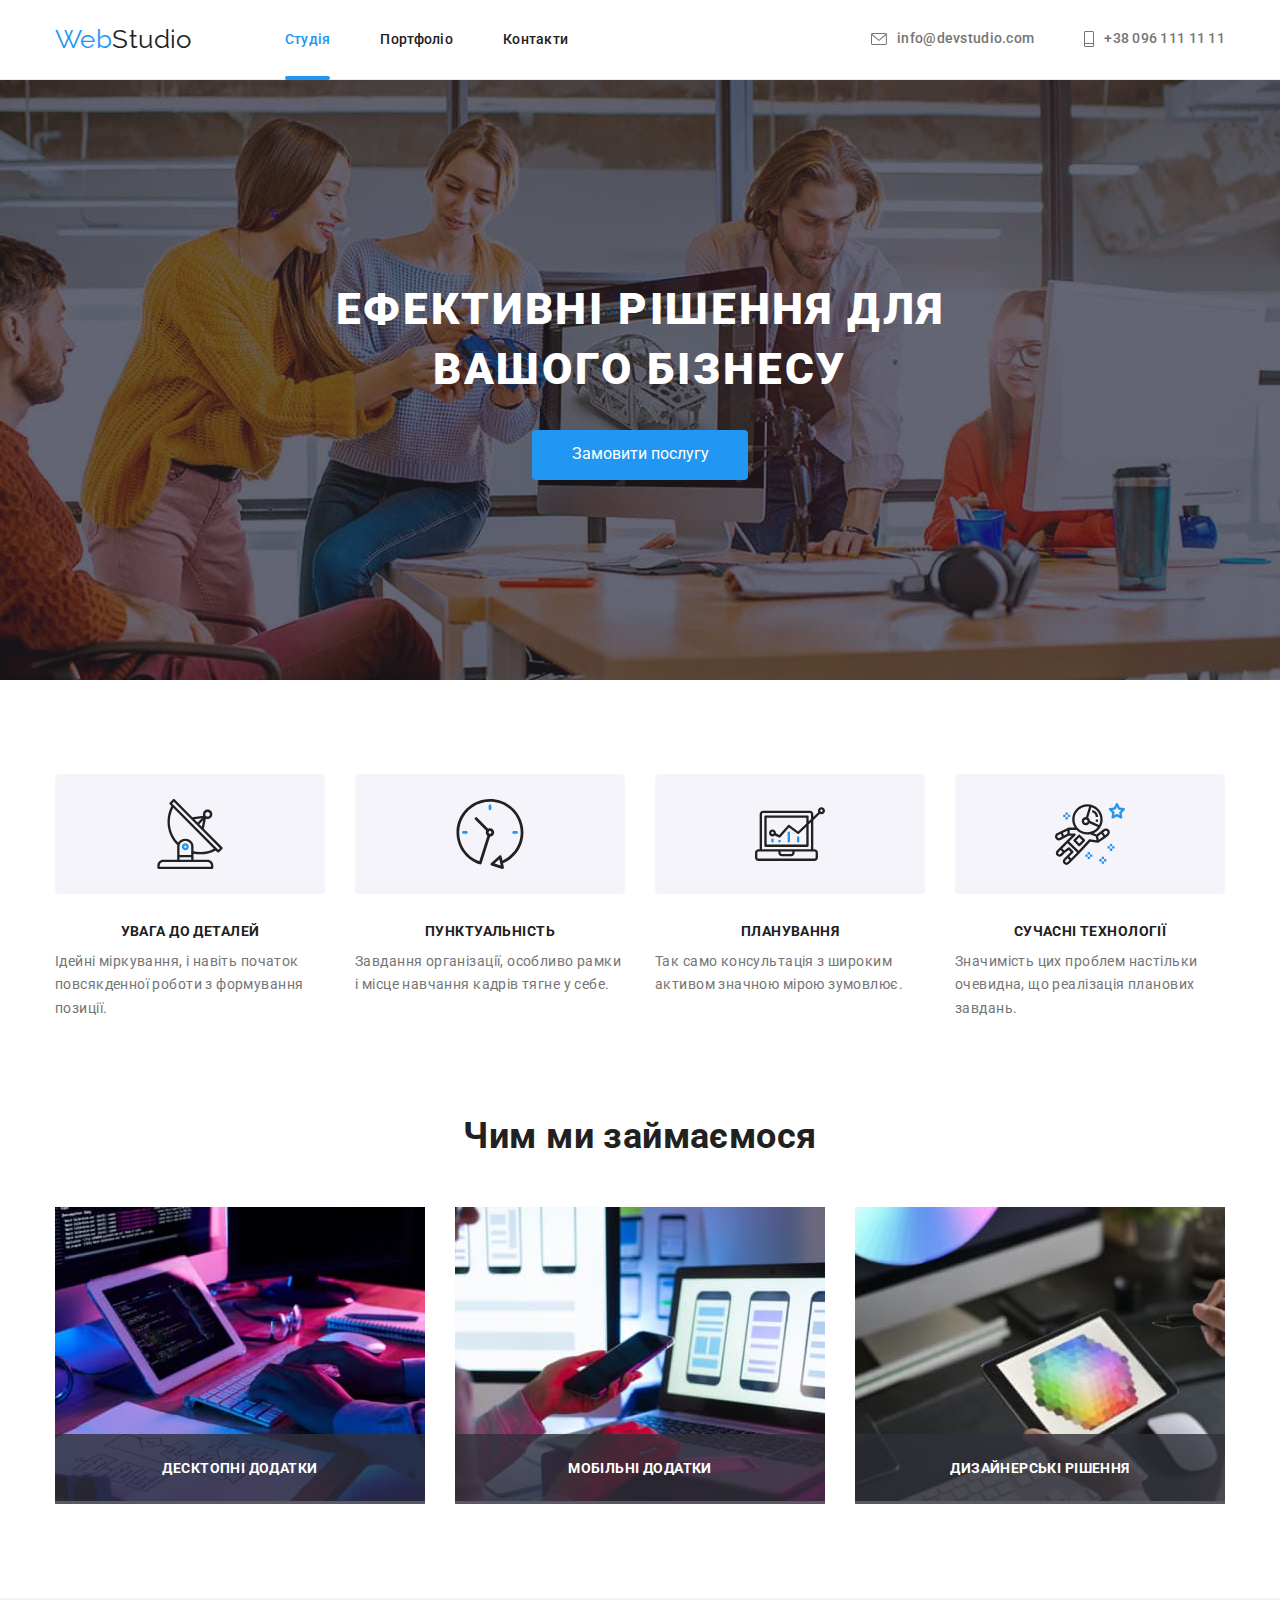
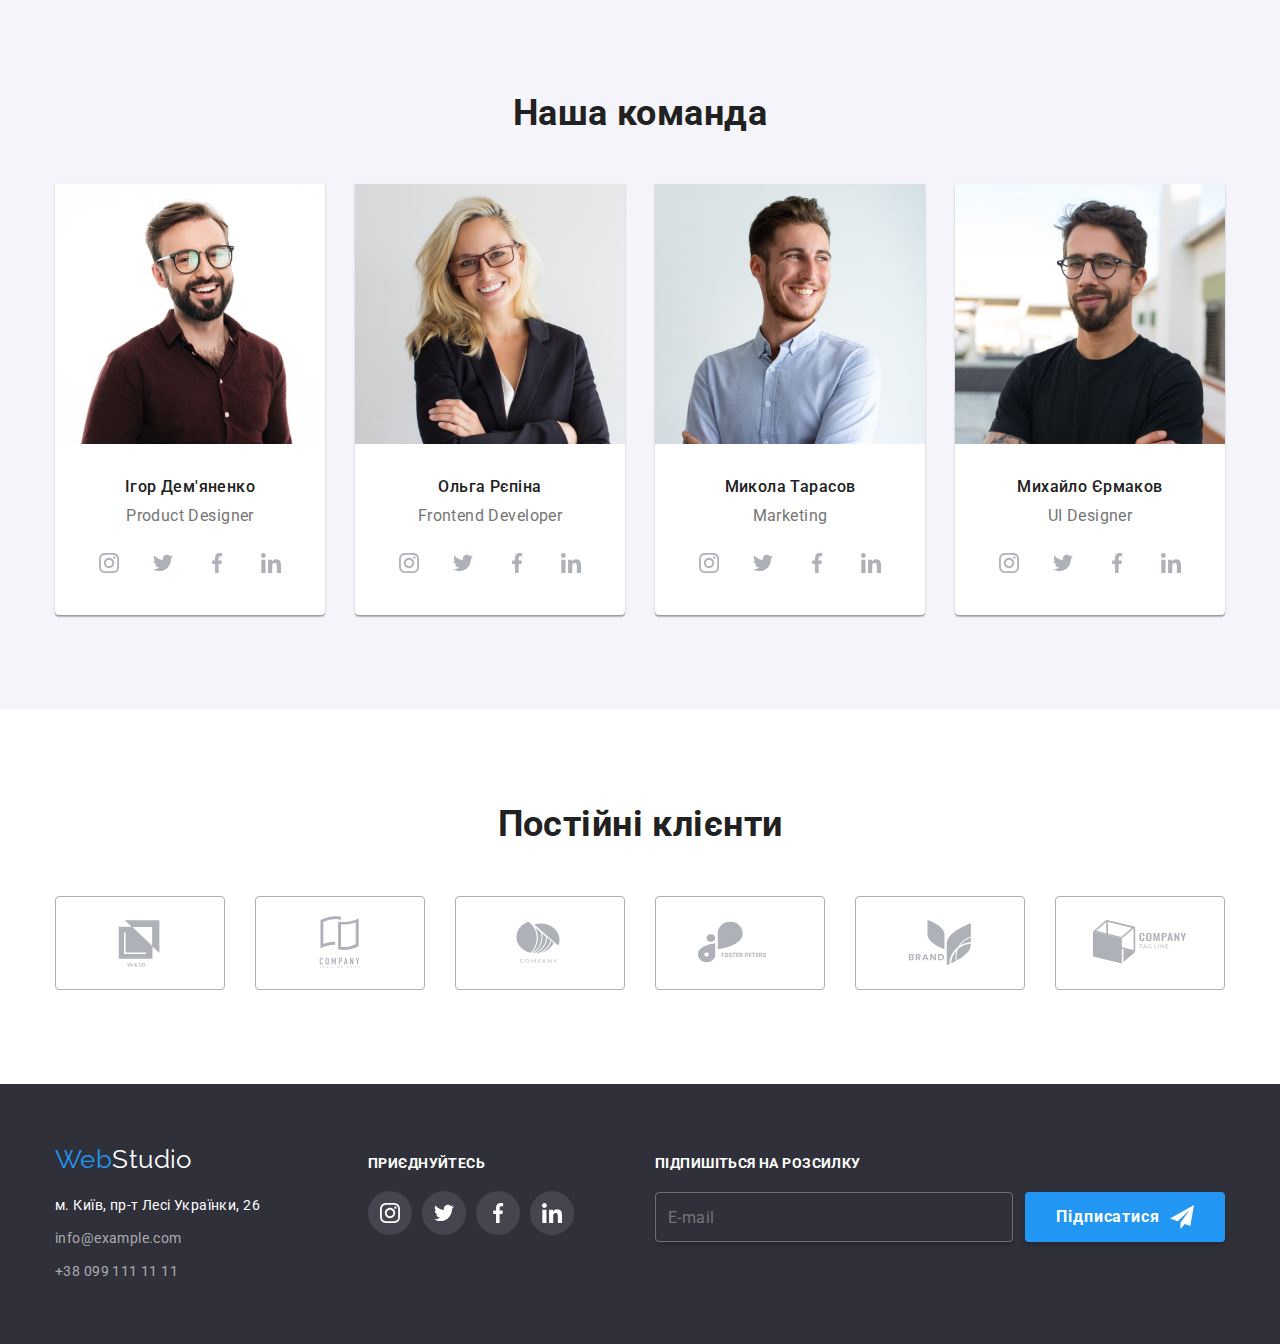
<file: index.html>
<!DOCTYPE html>
<html lang="uk">
  <head>
    <meta charset="UTF-8" />
    <meta http-equiv="X-UA-Compatible" content="IE=edge" />
    <meta name="viewport" content="width=device-width, initial-scale=1.0" />
    <title>Document</title>
    <link rel="preconnect" href="https://fonts.googleapis.com" />
    <link rel="preconnect" href="https://fonts.gstatic.com" crossorigin />
    <link
      href="https://fonts.googleapis.com/css2?family=Raleway:wght@700&family=Roboto:wght@400;500;700;900&display=swap"
      rel="stylesheet"
    />
    <link
      rel="stylesheet"
      href="https://cdnjs.cloudflare.com/ajax/libs/modern-normalize/1.1.0/modern-normalize.min.css"
    />
    <link rel="stylesheet" href="./css/main.min.css" />
  </head>

  <!-- body -->

  <body>
    <header class="header">
      <div class="container header__container">
        <nav class="navigation">
          <a class="logo navigation__logo" href="./index.html" lang="en"
            >Web<span class="logo--dark">Studio</span></a
          >
          <ul class="menu">
            <li>
              <a class="menu__link current" href="./index.html">Студія</a>
            </li>
            <li>
              <a class="menu__link" href="./portfolio.html"> Портфоліо </a>
            </li>
            <li><a class="menu__link" href=""> Контакти</a></li>
          </ul>
        </nav>
        <ul class="contact contact__list">
          <li class="contact__item">
            <a class="contact__link" href="mailto:info@devstudio.com">
              <svg class="contact__icon" width="16" height="12">
                <use href="./images/icons.svg#icon-mail"></use></svg
              >info@devstudio.com</a
            >
          </li>
          <li class="contact__item">
            <a class="contact__link" href="tel:+380961111111">
              <svg class="contact__icon" width="10" height="16">
                <use href="./images/icons.svg#icon-phone"></use></svg
              >+38 096 111 11 11</a
            >
          </li>
        </ul>
        <button type="button" class="menu-open-btn" data-menu-open>
          <svg width="40" height="40">
            <use href="./images/icons.svg#icon-menu-btn-icon"></use>
          </svg>
        </button>
      </div>
      <div class="mob-menu is-hidden" data-menu>
        <div class="container">
          <div class="mob-menu__top">
            <button type="button" class="menu-close-btn" data-menu-close>
              <svg class="menu-close-btn-svg" width="40" height="40">
                <use href="./images/icons.svg#icon-menu-close"></use>
              </svg>
            </button>
            <ul class="mob-menu__list list">
              <li class="mob-menu__item">
                <a class="mob-menu__link current" href="./index.html">Студія</a>
              </li>
              <li class="mob-menu__item">
                <a class="mob-menu__link" href="./portfolio.html">
                  Портфоліо
                </a>
              </li>
              <li class="mob-menu__item">
                <a class="mob-menu__link" href=""> Контакти</a>
              </li>
            </ul>
          </div>
          <div class="mob-menu__bottom">
            <ul class="mob-contact__list">
              <li class="mob-contact__item">
                <a class="mob-contact__link-number" href="tel:+380961111111">
                  +38 096 111 11 11</a
                >
              </li>
              <li class="mob-contact__item">
                <a
                  class="mob-contact__link-mail"
                  href="mailto:info@devstudio.com"
                >
                  info@devstudio.com</a
                >
              </li>
            </ul>
            <ul class="mob-soc">
              <li class="mob-soc__item">
                <a class="mob-soc__link" href="">Instagram</a>
                <span class="mob-soc__line"></span>
              </li>
              <li class="mob-soc__item">
                <a class="mob-soc__link" href="">Twitter</a>
                <span class="mob-soc__line"></span>
              </li>
              <li class="mob-soc__item">
                <a class="mob-soc__link" href="">Facebook</a>
                <span class="mob-soc__line"></span>
              </li>
              <li class="mob-soc__item">
                <a class="mob-soc__link" href="">LinkedIn</a>
              </li>
            </ul>
          </div>
        </div>
      </div>
    </header>

    <!--Hero-->

    <main>
      <section class="section hero">
        <div class="container hero">
          <h1 class="hero-title">Ефективні рішення для вашого бізнесу</h1>
          <button class="button" data-modal-open type="button">
            Замовити послугу
          </button>
        </div>
      </section>

      <!------------- section our-work  ------------->

      <section class="section our-work">
        <div class="container our-work">
          <h2 class="visually-hidden">особливості</h2>
          <ul class="work__list">
            <li class="work__item">
              <div class="work__link">
                <svg class="work__icon" width="70" height="70">
                  <use href="./images/icons.svg#icon-antenna"></use>
                </svg>
              </div>
              <h3 class="work__title">УВАГА ДО ДЕТАЛЕЙ</h3>
              <p class="work__description">
                Ідейні міркування, і навіть початок повсякденної роботи з
                формування позиції.
              </p>
            </li>
            <li class="work__item">
              <div class="work__link">
                <svg class="work__icon" width="70" height="70">
                  <use href="./images/icons.svg#icon-clock"></use>
                </svg>
              </div>
              <h3 class="work__title">ПУНКТУАЛЬНІСТЬ</h3>
              <p class="work__description">
                Завдання організації, особливо рамки і місце навчання кадрів
                тягне у себе.
              </p>
            </li>
            <li class="work__item">
              <div class="work__link">
                <svg class="work__icon" width="70" height="70">
                  <use href="./images/icons.svg#icon-computer"></use>
                </svg>
              </div>
              <h3 class="work__title">ПЛАНУВАННЯ</h3>
              <p class="work__description">
                Так само консультація з широким активом значною мірою зумовлює.
              </p>
            </li>
            <li class="work__item">
              <div class="work__link">
                <svg class="work__icon" width="70" height="70">
                  <use href="./images/icons.svg#icon-astronaut"></use>
                </svg>
              </div>
              <h3 class="work__title">СУЧАСНІ ТЕХНОЛОГІЇ</h3>
              <p class="work__description">
                Значимість цих проблем настільки очевидна, що реалізація
                планових завдань.
              </p>
            </li>
          </ul>
        </div>
      </section>

      <!--------------- section  work  ---------------->

      <section class="section work">
        <div class="container">
          <h2 class="section-title">Чим ми займаємося</h2>
          <ul class="our-work">
            <li>
              <div class="our-work__work-item">
                <img
                  srcset="
                    ./images/keyboard.jpeg    1x,
                    ./images/keyboard-2x.jpeg 2x
                  "
                  src="./images/keyboard.jpeg"
                  alt="друкує на клавіатурі"
                  width="370"
                  height="294"
                />
                <p class="label">Десктопні додатки</p>
              </div>
            </li>
            <li>
              <div class="our-work__work-item">
                <img
                  srcset="./images/phone.jpeg 1x, ./images/phone-2x.jpeg 2x"
                  src="./images/phone.jpeg"
                  alt="тримає телефон в руках"
                  width="370"
                  height="294"
                />
                <p class="label">Мобільні додатки</p>
              </div>
            </li>
            <li>
              <div class="our-work__work-item">
                <img
                  srcset="./images/tablet.jpeg 1x, ./images/tablet-2x.jpeg 2x"
                  src="./images/tablet.jpeg"
                  alt="тримає планшет в руках"
                  width="370"
                  height="294"
                />
                <p class="label">Дизайнерські рішення</p>
              </div>
            </li>
          </ul>
        </div>
      </section>

      <!--------------- section  team  ---------------->

      <section class="section team">
        <div class="container team">
          <h2 class="section-title">Наша команда</h2>
          <ul class="team list">
            <li class="team-item">
              <picture>
                <source
                  srcset="
                    ./images/our-team/product-designer.jpg    1x,
                    ./images/our-team/product-designer-2x.jpg 2x
                  "
                  media="(min-width: 1200px)"
                />
                <source
                  srcset="
                    ./images/our-team/product-designer-tab.jpg    1x,
                    ./images/our-team/product-designer-tab-2x.jpg 2x
                  "
                  media="(min-width: 768px)"
                />
                <source
                  srcset="
                    ./images/our-team/product-designer-mob.jpg    1x,
                    ./images/our-team/product-designer-mob-2x.jpg 2x
                  "
                  media="(max-width: 767px)"
                />
                <img
                  src="./images/our-team/product-designer.jpg"
                  alt="Product Designer"
                  width="450"
                />
              </picture>
              <div class="div-team">
                <h3 class="name-employee">Ігор Дем'яненко</h3>
                <p class="position">Product Designer</p>
                <ul class="soc-list">
                  <li class="soc-item">
                    <a class="soc-link" href="">
                      <svg class="soc-icon" width="20" height="20">
                        <use href="./images/icons.svg#icon-Instagram"></use>
                      </svg>
                    </a>
                  </li>
                  <li class="soc-item">
                    <a class="soc-link" href="">
                      <svg class="soc-icon" width="20" height="20">
                        <use href="./images/icons.svg#icon-twitter"></use>
                      </svg>
                    </a>
                  </li>
                  <li class="soc-item">
                    <a class="soc-link" href="">
                      <svg class="soc-icon" width="20" height="20">
                        <use href="./images/icons.svg#icon-facebook"></use>
                      </svg>
                    </a>
                  </li>
                  <li class="soc-item">
                    <a class="soc-link" href="">
                      <svg class="soc-icon" width="20" height="20">
                        <use href="./images/icons.svg#icon-linkedin"></use>
                      </svg>
                    </a>
                  </li>
                </ul>
              </div>
            </li>
            <li class="team-item">
              <picture>
                <source
                  srcset="
                    ./images/our-team/frontend-developer.jpg    1x,
                    ./images/our-team/frontend-developer-2x.jpg 2x
                  "
                  media="(min-width: 1200px)"
                />
                <source
                  srcset="
                    ./images/our-team/frontend-developer-tab.jpg    1x,
                    ./images/our-team/frontend-developer-tab-2x.jpg 2x
                  "
                  media="(min-width: 768px)"
                />
                <source
                  srcset="
                    ./images/our-team/frontend-developer-mob.jpg    1x,
                    ./images/our-team/frontend-developer-mob-2x.jpg 2x
                  "
                  media="(max-width: 767px)"
                />
                <img
                  src="./images/our-team/frontend-developer.jpg"
                  alt="Product Designer"
                  width="450"
                />
              </picture>
              <div class="div-team">
                <h3 class="name-employee">Ольга Рєпіна</h3>
                <p class="position">Frontend Developer</p>
                <ul class="soc-list">
                  <li class="soc-item">
                    <a class="soc-link" href="">
                      <svg class="soc-icon" width="20" height="20">
                        <use href="./images/icons.svg#icon-Instagram"></use>
                      </svg>
                    </a>
                  </li>
                  <li class="soc-item">
                    <a class="soc-link" href="">
                      <svg class="soc-icon" width="20" height="20">
                        <use href="./images/icons.svg#icon-twitter"></use>
                      </svg>
                    </a>
                  </li>
                  <li class="soc-item">
                    <a class="soc-link" href="">
                      <svg class="soc-icon" width="20" height="20">
                        <use href="./images/icons.svg#icon-facebook"></use>
                      </svg>
                    </a>
                  </li>
                  <li class="soc-item">
                    <a class="soc-link" href="">
                      <svg class="soc-icon" width="20" height="20">
                        <use href="./images/icons.svg#icon-linkedin"></use>
                      </svg>
                    </a>
                  </li>
                </ul>
              </div>
            </li>
            <li class="team-item">
              <picture>
                <source
                  srcset="
                    ./images/our-team/marketing.jpg    1x,
                    ./images/our-team/marketing-2x.jpg 2x
                  "
                  media="(min-width: 1200px)"
                />
                <source
                  srcset="
                    ./images/our-team/marketing-tab.jpg    1x,
                    ./images/our-team/marketing-tab-2x.jpg 2x
                  "
                  media="(min-width: 768px)"
                />
                <source
                  srcset="
                    ./images/our-team/marketing-mob.jpg    1x,
                    ./images/our-team/marketing-mob-2x.jpg 2x
                  "
                  media="(max-width: 767px)"
                />
                <img
                  src="./images/our-team/marketing.jpg"
                  alt="Product Designer"
                  width="450"
                />
              </picture>
              <div class="div-team">
                <h3 class="name-employee">Микола Тарасов</h3>
                <p class="position">Marketing</p>
                <ul class="soc-list">
                  <li class="soc-item">
                    <a class="soc-link" href="">
                      <svg class="soc-icon" width="20" height="20">
                        <use href="./images/icons.svg#icon-Instagram"></use>
                      </svg>
                    </a>
                  </li>
                  <li class="soc-item">
                    <a class="soc-link" href="">
                      <svg class="soc-icon" width="20" height="20">
                        <use href="./images/icons.svg#icon-twitter"></use>
                      </svg>
                    </a>
                  </li>
                  <li class="soc-item">
                    <a class="soc-link" href="">
                      <svg class="soc-icon" width="20" height="20">
                        <use href="./images/icons.svg#icon-facebook"></use>
                      </svg>
                    </a>
                  </li>
                  <li class="soc-item">
                    <a class="soc-link" href="">
                      <svg class="soc-icon" width="20" height="20">
                        <use href="./images/icons.svg#icon-linkedin"></use>
                      </svg>
                    </a>
                  </li>
                </ul>
              </div>
            </li>
            <li class="team-item">
              <picture>
                <source
                  srcset="
                    ./images/our-team/ui-designer.jpg    1x,
                    ./images/our-team/ui-designer-2x.jpg 2x
                  "
                  media="(min-width: 1200px)"
                />
                <source
                  srcset="
                    ./images/our-team/ui-designer-tab.jpg    1x,
                    ./images/our-team/ui-designer-tab-2x.jpg 2x
                  "
                  media="(min-width: 768px)"
                />
                <source
                  srcset="
                    ./images/our-team/ui-designer-mob.jpg    1x,
                    ./images/our-team/ui-designer-mob-2x.jpg 2x
                  "
                  media="(max-width: 767px)"
                />
                <img
                  src="./images/our-team/ui-designer.jpg"
                  alt="Product Designer"
                  width="450"
                />
              </picture>
              <div class="div-team">
                <h3 class="name-employee">Михайло Єрмаков</h3>
                <p class="position">UI Designer</p>
                <ul class="soc-list">
                  <li class="soc-item">
                    <a class="soc-link" href="">
                      <svg class="soc-icon" width="20" height="20">
                        <use href="./images/icons.svg#icon-Instagram"></use>
                      </svg>
                    </a>
                  </li>
                  <li class="soc-item">
                    <a class="soc-link" href="">
                      <svg class="soc-icon" width="20" height="20">
                        <use href="./images/icons.svg#icon-twitter"></use>
                      </svg>
                    </a>
                  </li>
                  <li class="soc-item">
                    <a class="soc-link" href="">
                      <svg class="soc-icon" width="20" height="20">
                        <use href="./images/icons.svg#icon-facebook"></use>
                      </svg>
                    </a>
                  </li>
                  <li class="soc-item">
                    <a class="soc-link" href="">
                      <svg class="soc-icon" width="20" height="20">
                        <use href="./images/icons.svg#icon-linkedin"></use>
                      </svg>
                    </a>
                  </li>
                </ul>
              </div>
            </li>
          </ul>
        </div>
      </section>

      <!--------------- section  regular-customers  ---------------->

      <section class="section">
        <div class="container">
          <h2 class="section-title">Постійні клієнти</h2>
          <ul class="regular-customers-list">
            <li class="regular-customers-item">
              <a class="regular-customers-link" href="">
                <svg class="regular-customers-icon" width="106" height="60">
                  <use href="./images/icons.svg#icon-Logo1"></use>
                </svg>
              </a>
            </li>
            <li class="regular-customers-item">
              <a class="regular-customers-link" href="">
                <svg class="regular-customers-icon" width="106" height="60">
                  <use href="./images/icons.svg#icon-Logo2"></use>
                </svg>
              </a>
            </li>
            <li class="regular-customers-item">
              <a class="regular-customers-link" href="">
                <svg class="regular-customers-icon" width="106" height="60">
                  <use href="./images/icons.svg#icon-Logo3"></use>
                </svg>
              </a>
            </li>
            <li class="regular-customers-item">
              <a class="regular-customers-link" href="">
                <svg class="regular-customers-icon" width="106" height="60">
                  <use href="./images/icons.svg#icon-Logo4"></use>
                </svg>
              </a>
            </li>
            <li class="regular-customers-item">
              <a class="regular-customers-link" href="">
                <svg class="regular-customers-icon" width="106" height="60">
                  <use href="./images/icons.svg#icon-Logo5"></use>
                </svg>
              </a>
            </li>
            <li class="regular-customers-item">
              <a class="regular-customers-link" href="">
                <svg class="regular-customers-icon" width="106" height="60">
                  <use href="./images/icons.svg#icon-Logo6"></use>
                </svg>
              </a>
            </li>
          </ul>
        </div>
      </section>
    </main>

    <!-- ------------- footer  ---------------->

    <footer class="footer">
      <div class="container">
        <div class="contact-footer">
          <a class="logo footer__logo" href="./index.html" lang="en"
            >Web<span class="logo--light">Studio</span></a
          >
          <address>
            <ul class="contact-list">
              <li class="contact__item-footer">
                <a
                  class="contact__link-footer"
                  href="https://goo.gl/maps/TKHAfj8g6pcMw5vT8"
                  target="_blank"
                  rel="noopener noreferrer"
                >
                  <span class="address"
                    >м. Київ, пр-т Лесі Українки, 26</span
                  ></a
                >
              </li>
              <li class="contact__item-footer">
                <a class="contact__link-footer" href="mailto:info@example.com"
                  >info@example.com</a
                >
              </li>
              <li class="contact__item-footer">
                <a class="contact__link-footer" href="tel:+380991111111"
                  >+38 099 111 11 11</a
                >
              </li>
            </ul>
          </address>
        </div>

        <div class="contact-soc">
          <p class="soc title-footer">Приєднуйтесь</p>
          <ul class="soc__list-footer">
            <li class="soc__item-footer">
              <a class="soc__link-footer" href="">
                <svg class="soc__icon-footer" width="20" height="20">
                  <use href="./images/icons.svg#icon-Instagram"></use>
                </svg>
              </a>
            </li>
            <li class="soc__item-footer">
              <a class="soc__link-footer" href="">
                <svg class="soc__icon-footer" width="20" height="20">
                  <use href="./images/icons.svg#icon-twitter"></use>
                </svg>
              </a>
            </li>
            <li class="soc__item-footer">
              <a class="soc__link-footer" href="">
                <svg class="soc__icon-footer" width="20" height="20">
                  <use href="./images/icons.svg#icon-facebook"></use>
                </svg>
              </a>
            </li>
            <li class="soc__item-footer">
              <a class="soc__link-footer" href="">
                <svg class="soc__icon-footer" width="20" height="20">
                  <use href="./images/icons.svg#icon-linkedin"></use>
                </svg>
              </a>
            </li>
          </ul>
        </div>
        <div class="contact-form">
          <p class="form form__title">Підпишіться на розсилку</p>
          <form class="form form__footer">
            <label for="mail"></label>
            <input
              type="email"
              class="form form__input-mail"
              name="email"
              placeholder="E-mail"
              id="mail"
            />
            <button type="submit" class="form form__button">
              Підписатися
              <svg class="form form__icon-footer" width="24" height="24">
                <use href="./images//icons.svg#icon-icon-send"></use>
              </svg>
            </button>
          </form>
        </div>
      </div>
    </footer>

    <!--------------- modal  -------------- -->

    <div class="backdrop is-hidden" data-modal>
      <div class="modal">
        <button type="button" data-modal-close class="modal-btn">
          <svg class="modal-close-icon" width="11" height="11">
            <use href="./images/icons.svg#icon-close"></use>
          </svg>
        </button>

        <form>
          <p class="modal-title">Залиште свої дані, ми вам передзвонимо</p>

          <div class="modal-field">
            <span class="modal-label-text">Ім'я</span>
            <label class="modal-label">
              <input type="text" class="modal-input" />
              <svg class="modal-input-icon" width="18" height="18">
                <use href="./images/icons.svg#icon-person-black"></use>
              </svg>
            </label>
          </div>

          <div class="modal-field">
            <span class="modal-label-text">Телефон</span>
            <label class="modal-label">
              <input type="tel" class="modal-input" />
              <svg class="modal-input-icon" width="18" height="18">
                <use href="./images/icons.svg#icon-phone-black"></use>
              </svg>
            </label>
          </div>

          <div class="modal-field">
            <span class="modal-label-text">Пошта</span>
            <label class="modal-label">
              <input type="email" class="modal-input" />
              <svg class="modal-input-icon" width="18" height="18">
                <use href="./images/icons.svg#icon-email-black"></use>
              </svg>
            </label>
          </div>

          <div class="modal-field textarea-field">
            <span class="modal-label-text">Коментар</span>
            <label class="modal-label"></label>
            <textarea
              name="user-text"
              class="modal-comment"
              placeholder="Введіть текст"
            ></textarea>
          </div>

          <div class="modal-checkbox">
            <input
              type="checkbox"
              name="privacy"
              value="thru"
              id="privacy"
              class="input-check visually-hidden"
            />
            <label for="privacy" class="check-text">
              <span>
                <svg class="check-icon" width="16" height="15">
                  <use href="./images/icons.svg#icon-Vector"></use>
                </svg>
              </span>
              Погоджуюся з розсилкою та приймаю<a class="check-text-privacy"
                >Умови договору</a
              >
            </label>
          </div>
          <button type="submit" class="modal-button">Відправити</button>
        </form>
      </div>
    </div>

    <script src="./js/modal.js"></script>
    <script src="./js/menu.js"></script>
  </body>
</html>
</file>
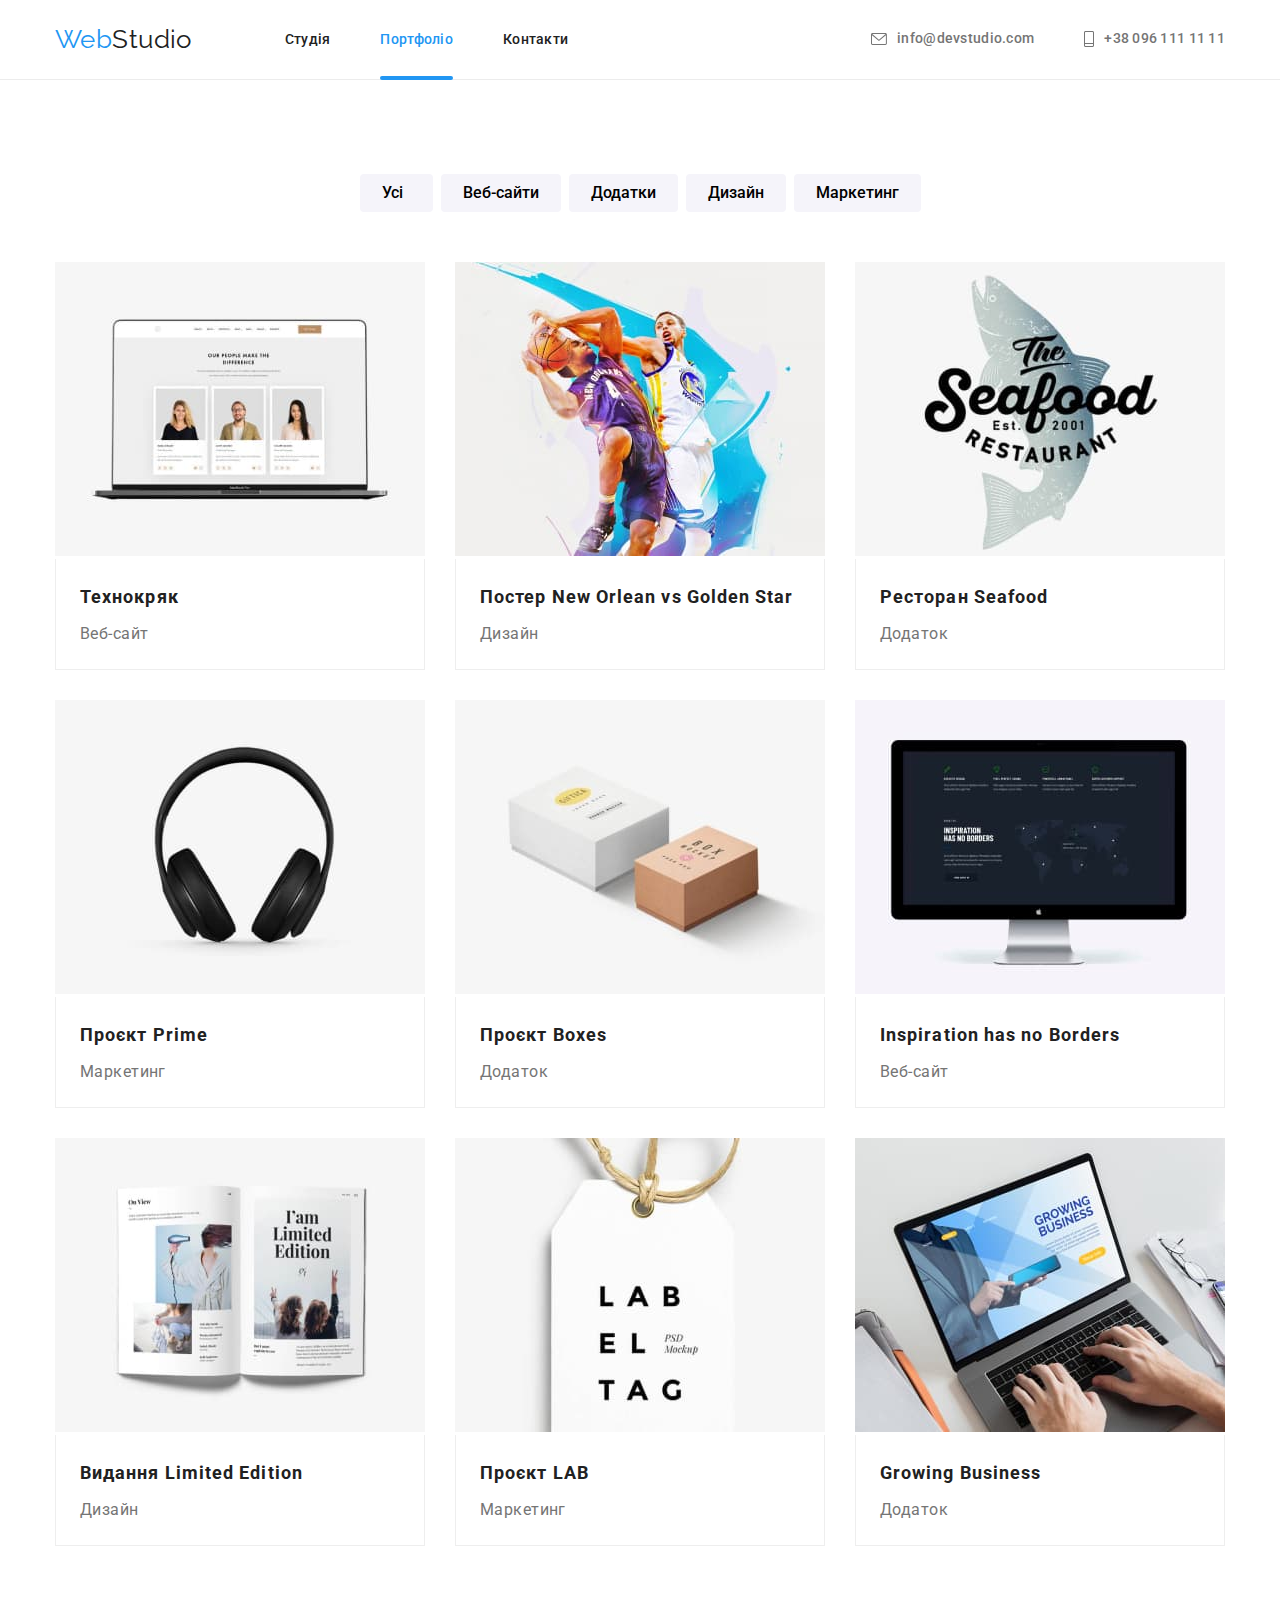
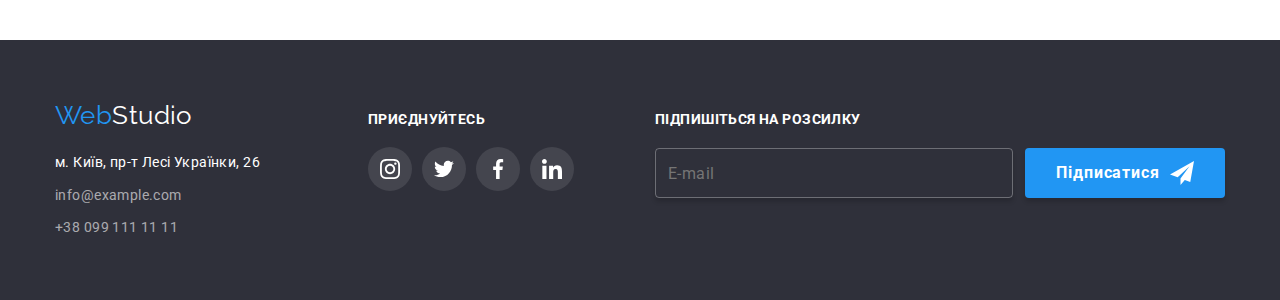
<file: portfolio.html>
<!DOCTYPE html>
<html lang="uk">

<head>
    <meta charset="UTF-8">
    <meta http-equiv="X-UA-Compatible" content="IE=edge">
    <meta name="viewport" content="width=device-width, initial-scale=1.0">
    <title>Document</title>
    <link rel="preconnect" href="https://fonts.googleapis.com">
    <link rel="preconnect" href="https://fonts.gstatic.com" crossorigin>
    <link
        href="https://fonts.googleapis.com/css2?family=Raleway:wght@700&family=Roboto:wght@400;500;700;900&display=swap"
        rel="stylesheet">
    <link rel="stylesheet"
        href="https://cdnjs.cloudflare.com/ajax/libs/modern-normalize/1.1.0/modern-normalize.min.css">
    <link rel="stylesheet" href="./css/main.min.css">

</head>

<body>
    <header class="header">
        <div class="container header__container ">
            <nav class="navigation">
                <a class="logo navigation__logo" href="./index.html" lang="en">Web<span class="logo--dark">Studio</span></a>
                <ul class="menu">
                    <li><a class="menu__link " href="./index.html">Студія</a> </li>
                    <li><a class="menu__link current" href="./portfolio.html"> Портфоліо </a></li>
                    <li><a class="menu__link" href=""> Контакти</a> </li>
                </ul>
                </nav>
                <ul class="contact contact__list">
                    <li class="contact__item">
                        <a class="contact__link" href="mailto:info@devstudio.com">
                            <svg class="contact__icon" width="16" height="12">
                                <use href="./images/icons.svg#icon-mail"></use></svg>info@devstudio.com</a>
                        </li>
                    <li class="contact__item">
                        <a class="contact__link" href="tel:+380961111111">
                            <svg class="contact__icon" width="10" height="16">
                                <use href="./images/icons.svg#icon-phone"></use></svg>+38 096 111 11 11</a>
                    </li>
                </ul>
        </div>
    </header>

    <!--Hero-->
    <main>

        <section class="section project">
         <div class="container">
             <h1 style="display: none;"></h1>
            <ul class="main-list">
                <li><button class="list-button" type="button">Усі</button></li>
                <li><button class="list-button" type="button">Веб-сайти</button></li>
                <li><button class="list-button" type="button">Додатки</button></li>
                <li><button class="list-button" type="button">Дизайн</button></li>
                <li><button class="list-button" type="button">Маркетинг</button></li>
            </ul>
                <ul class="project-list">
                    <li class="project-item">
                        <div class="project-wrap">
                        <img src="./images/portfolio/img.jpeg" alt="Технокряк" width="370" height="294">
                        <p class="project-text">Ресурс пропонує комплексні пропозиції з різним рівнем функціоналу та сервісів.
                            Все це дозволить відвідувачу отримати
                            вичерпні відомості про компанію чи приватну особу.</p>
                        </div>
                        
                        <div class="project-content">
                            <h2 class="project-name">Технокряк</h2>
                            <p class="project-description">Веб-сайт</p>
                        </div>
                    </li>
                    <li class="project-item">
                        <div class="project-wrap">
                            <img src="./images/portfolio/new-orlean.jpeg" alt="Постер New Orlean vs Golden Star" width="370" height="294">
                            <p class="project-text">Ресурс пропонує комплексні пропозиції з різним рівнем функціоналу та сервісів.
                                Все це дозволить відвідувачу отримати
                                вичерпні відомості про компанію чи приватну особу.</p>
                        </div>
                        
                        <div class="project-content">
                            <h2 class="project-name">Постер New Orlean vs Golden Star</h2>
                            <p class="project-description">Дизайн</p>
                        </div>
                    </li>
                    <li class="project-item">
                        <div class="project-wrap">
                            <img src="./images/portfolio/seafood.jpeg" alt="Ресторан Seafood" width="370" height="294">
                            <p class="project-text">Ресурс пропонує комплексні пропозиції з різним рівнем функціоналу та сервісів.
                                Все це дозволить відвідувачу отримати
                                вичерпні відомості про компанію чи приватну особу.</p>
                        </div>
                        <div class="project-content">
                            <h2 class="project-name">Ресторан Seafood</h2>
                            <p class="project-description">Додаток</p>
                        </div>
                    </li>
                    <li class="project-item">
                        <div class="project-wrap">
                            <img src="./images/portfolio/prime.jpeg" alt="Проєкт Prime" width="370" height="294">
                            <p class="project-text">Ресурс пропонує комплексні пропозиції з різним рівнем функціоналу та сервісів.
                                Все це дозволить відвідувачу отримати
                                вичерпні відомості про компанію чи приватну особу.</p>
                        </div>
                        
                        <div class="project-content">
                            <h2 class="project-name">Проєкт Prime</h2>
                            <p class="project-description">Маркетинг</p>
                        </div>
                    </li>
                    <li class="project-item">
                        <div class="project-wrap">
                            <img src="./images/portfolio/boxes.jpeg" alt="Проєкт Boxes" width="370" height="294">
                            <p class="project-text">Ресурс пропонує комплексні пропозиції з різним рівнем функціоналу та сервісів.
                                Все це дозволить відвідувачу отримати
                                вичерпні відомості про компанію чи приватну особу.</p>
                        </div> 

                        <div class="project-content">
                            <h2 class="project-name">Проєкт Boxes</h2>
                            <p class="project-description">Додаток</p>
                        </div>
                    </li>
                    <li class="project-item">
                        <div class="project-wrap">
                            <img src="./images/portfolio/inspiration.jpeg" alt="Inspiration has no Borders" width="370" height="294">
                            <p class="project-text">Ресурс пропонує комплексні пропозиції з різним рівнем функціоналу та сервісів.
                                Все це дозволить відвідувачу отримати
                                вичерпні відомості про компанію чи приватну особу.</p>
                        </div>

                        <div class="project-content">
                            <h2 class="project-name">Inspiration has no Borders</h2>
                            <p class="project-description">Веб-сайт</p>
                        </div>
                    </li>
                    <li class="project-item">
                        <div class="project-wrap">
                            <img src="./images/portfolio/limited-edition.jpeg" alt="Видання Limited Edition" width="370" height="294">
                            <p class="project-text">Ресурс пропонує комплексні пропозиції з різним рівнем функціоналу та сервісів.
                                Все це дозволить відвідувачу отримати
                                вичерпні відомості про компанію чи приватну особу.</p>
                        </div>
                        
                        <div class="project-content">
                            <h2 class="project-name">Видання Limited Edition</h2>
                            <p class="project-description">Дизайн</p>
                        </div>
                    </li>
                    <li class="project-item">
                        <div class="project-wrap">
                            <img src="./images/portfolio/lab.jpeg" alt="Проєкт LAB" width="370" height="294">
                            <p class="project-text">Ресурс пропонує комплексні пропозиції з різним рівнем функціоналу та сервісів.
                                Все це дозволить відвідувачу отримати
                                вичерпні відомості про компанію чи приватну особу.</p>
                        </div>
                        
                        <div class="project-content">
                            <h2 class="project-name">Проєкт LAB</h2>
                            <p class="project-description">Маркетинг</p>
                        </div>
                    </li>
                    <li class="project-item">
                        <div class="project-wrap">
                            <img src="./images/portfolio/growing-business.jpeg" alt="Growing Business" width="370" height="294">
                            <p class="project-text">Ресурс пропонує комплексні пропозиції з різним рівнем функціоналу та сервісів.
                                Все це дозволить відвідувачу отримати
                                вичерпні відомості про компанію чи приватну особу.</p>
                        </div>
                        
                        <div class="project-content">
                            <h2 class="project-name">Growing Business</h2>
                            <p class="project-description">Додаток</p>
                        </div>
                    </li>
                </ul>
            </div>
        </section>
    </main>

<footer class="footer">
    <div class="container">
        <div class="contact-footer">
            <a class="logo footer__logo" href="./index.html" lang="en">Web<span class="logo--light">Studio</span></a>
            <address>
                <ul class="contact-list">
                    <li class="contact__item-footer"><a class="contact__link-footer"
                            href="https://goo.gl/maps/TKHAfj8g6pcMw5vT8" target="_blank" rel="noopener noreferrer">
                            <span class="address">м. Київ, пр-т Лесі
                                Українки, 26</span></a></li>
                    <li class="contact__item-footer"><a class="contact__link-footer"
                            href="mailto:info@example.com">info@example.com</a></li>
                    <li class="contact__item-footer"><a class="contact__link-footer" href="tel:+380991111111">+38 099
                            111 11
                            11</a></li>
                </ul>
            </address>
        </div>

        <div class="contact-soc">
            <p class="soc title-footer">Приєднуйтесь</p>
            <ul class="soc__list-footer">
                <li class="soc__item-footer">
                    <a class="soc__link-footer" href="">
                        <svg class="soc__icon-footer" width="20" height="20">
                            <use href="./images/icons.svg#icon-Instagram"></use>
                        </svg>
                    </a>
                </li>
                <li class="soc__item-footer">
                    <a class="soc__link-footer" href="">
                        <svg class="soc__icon-footer" width="20" height="20">
                            <use href="./images/icons.svg#icon-twitter"></use>
                        </svg>
                    </a>
                </li>
                <li class="soc__item-footer">
                    <a class="soc__link-footer" href="">
                        <svg class="soc__icon-footer" width="20" height="20">
                            <use href="./images/icons.svg#icon-facebook"></use>
                        </svg>
                    </a>
                </li>
                <li class="soc__item-footer">
                    <a class="soc__link-footer" href="">
                        <svg class="soc__icon-footer" width="20" height="20">
                            <use href="./images/icons.svg#icon-linkedin"></use>
                        </svg>
                    </a>
                </li>
            </ul>
        </div>
        <div class="contact-form">
            <p class="form form__title">Підпишіться на розсилку</p>
            <form class="form form__footer">
                <label for="mail"></label>
                <input type="email" class="form form__input-mail" name="email" placeholder="E-mail" id="mail" />
                <button type="submit" class="form form__button">Підписатися
                    <svg class="form form__icon-footer" width="24" height="24">
                        <use href="./images//icons.svg#icon-icon-send"></use>
                    </svg>
                </button>
            </form>
        </div>
    </div>
</footer>

    </body>
</html>
</file>
<file: css/main.min.css>
:root{--primary-text-color: #757575;--secondary-text-color: #212121;--accent-color: #2196f3;--primary-white-color: #ffffff;--primery-color-button: #f5f4fa;--primary-bg-color: #2f303a;--pimary-soc-icon-color: #afb1b8;--secondary-bgc-color: #188ce8;--bg-gradient: linear-gradient(rgba(47, 48, 58, 0.4), rgba(47, 48, 58, 0.4))}.visually-hidden{position:absolute;white-space:nowrap;width:1px;height:1px;overflow:hidden;border:0;padding:0;clip:rect(0 0 0 0);-webkit-clip-path:inset(50%);clip-path:inset(50%);margin:-1px}a{text-decoration:none}p,h1,h2,h3,h4,h5,h6{margin:0}img{max-width:100%;height:auto;width:100%}ul,ol{list-style:none;margin:0;padding-left:0}.list{padding:0;margin:0;list-style:none}body{color:var(--secondary-text-color);font-family:"Roboto",sans-serif;letter-spacing:.03em;font-size:14px;background-color:var(--primary-white-color)}.container{width:100%;padding-left:15px;padding-right:15px;margin:0 auto}@media screen and (min-width: 480px){.container{min-width:320px}}@media screen and (min-width: 768px){.container{width:768px}}@media screen and (min-width: 1200px){.container{min-width:1200px}}.button{font-size:16px;display:block;margin:0 auto;color:var(--primary-white-color);background-color:var(--accent-color);cursor:pointer;padding:10px 32px;border-radius:4px;text-align:center;min-width:216px;height:50px;border:none;transition:background-color 250ms cubic-bezier(0.4, 0, 0.2, 1)}.button:hover,.button:focus{background-color:var(--accent-color)}.logo{display:inline-block;color:var(--accent-color);align-items:center;font-family:"Raleway";font-size:24px;line-height:1.16}@media screen and (min-width: 1200px){.logo{font-size:26px;line-height:1.19}}.navigation__logo{margin-right:93px}.logo--dark{color:var(--secondary-text-color)}.logo--light{color:var(--primary-white-color)}.backdrop{position:fixed;top:0;width:100%;height:100%;background-color:rgba(0,0,0,.2);transition:opacity 250ms cubic-bezier(0.4, 0, 0.2, 1),visibility 250ms cubic-bezier(0.4, 0, 0.2, 1)}.modal{width:95%;height:581px;background-color:var(--primary-white-color);box-shadow:0px 1px 3px rgba(0,0,0,.12),0px 1px 1px rgba(0,0,0,.14),0px 2px 1px rgba(0,0,0,.2);border-radius:4px;padding:40px;position:absolute;top:50%;left:50%;transform:translate(-50%, -50%) scaleX(1);transition:transform 250ms cubic-bezier(0.4, 0, 0.2, 1)}@media screen and (min-width: 480px){.modal{width:450px;height:609px}}@media screen and (min-width: 1200px){.modal{width:528px;height:581px}}.backdrop.is-hidden .modal{transform:translate(-50%, -50%) scaleX(0)}.modal-btn{width:30px;height:30px;border:1px solid rgba(0,0,0,.1);background-color:rgba(0,0,0,0);border-radius:50%;position:absolute;top:8px;right:8px;display:flex;align-items:center;justify-content:center;cursor:pointer;transition:fill 250ms cubic-bezier(0.4, 0, 0.2, 1)}.modal-btn:hover,.modal-btn:focus{fill:var(--accent-color)}.is-hidden{opacity:0;visibility:hidden;pointer-events:none}.modal-field{margin-bottom:10px}.modal-field.textarea-field{margin-bottom:20px}.modal-title{font-weight:700;font-size:20px;text-align:center;margin-bottom:12px}.modal-label-text{font-size:12px;line-height:1.2;letter-spacing:.01em;color:var(--primary-text-color);margin-bottom:4px;display:block}.modal-input{width:100%;height:40px;border:1px solid rgba(33,33,33,.2);border-radius:4px;padding:11px 42px;transition:outline-color 250ms cubic-bezier(0.4, 0, 0.2, 1),fill 250ms cubic-bezier(0.4, 0, 0.2, 1)}.modal-input:focus{outline-color:var(--accent-color)}.modal-input:focus+.modal-input-icon{fill:var(--accent-color);transition:fill 250ms cubic-bezier(0.4, 0, 0.2, 1)}.modal-input-icon{position:absolute;top:50%;left:12px;transform:translateY(-50%)}.modal-comment{display:block;width:100%;height:120px;border:1px solid rgba(33,33,33,.2);border-radius:4px;resize:none;padding:12px 16px;font-size:12px;line-height:1.2;letter-spacing:.01em;transition:outline-color 250ms cubic-bezier(0.4, 0, 0.2, 1)}.modal-comment:focus{outline-color:var(--accent-color)}.modal-comment::-moz-placeholder{color:rgba(117,117,117,.5)}.modal-comment:-ms-input-placeholder{color:rgba(117,117,117,.5)}.modal-comment::placeholder{color:rgba(117,117,117,.5)}.modal-label-checkbox{display:flex;color:var(--primary-text-color);font-size:14px;line-height:1.7;letter-spacing:.03em;cursor:pointer}.modal-label{position:relative}.modal-checkbox{display:block;align-items:center;justify-content:center;margin-bottom:30px}@media screen and (min-width: 480px){.modal-checkbox{display:flex}}.check-text{font-size:11px;color:var(--primary-text-color);display:flex;align-items:center;width:224px;height:15px}@media screen and (min-width: 480px){.check-text{font-size:12px;width:370px;height:15px}}@media screen and (min-width: 1200px){.check-text{font-size:14px;width:423px;height:24px}}.check-text span{width:16px;height:15px;border:2px solid var(--secondary-text-color);border-radius:2px;margin-right:7px;display:flex;align-items:center;justify-content:center;fill:rgba(0,0,0,0)}.input-check:checked+.check-text span{background-color:var(--accent-color);border-color:rgba(0,0,0,0);fill:var(--primary-white-color)}.input-check:checked+.check-text span:focus+.check-text span{border-color:var(--accent-color)}.check-text-privacy{color:var(--accent-color);text-decoration:underline;cursor:pointer;margin-left:10px}.modal-button{display:block;align-items:center;margin-right:auto;margin-left:auto;width:200px;height:50px;background-color:var(--secondary-bgc-color);box-shadow:0px 4px 4px rgba(0,0,0,.15);border-radius:4px;border:none;color:var(--primary-white-color);font-weight:700;letter-spacing:.06em;transition:opacity 250ms cubic-bezier(0.4, 0, 0.2, 1),visibility 250ms cubic-bezier(0.4, 0, 0.2, 1);cursor:pointer}.check-icon{transition:fill 250ms cubic-bezier(0.4, 0, 0.2, 1),background-color 250ms cubic-bezier(0.4, 0, 0.2, 1)}.contact-form{display:block;text-align:center;margin-left:auto;margin-right:auto}@media screen and (min-width: 1200px){.contact-form{text-align:start;margin-left:0;margin-right:0}}.form__footer{font-weight:700;font-size:14px;line-height:1.14;letter-spacing:.03em;text-transform:uppercase;color:var(--primary-white-color)}@media screen and (min-width: 1200px){.form__footer{display:inline-flex}}.form__title{font-weight:700;font-size:14px;line-height:1.25;letter-spacing:.03em;text-transform:uppercase;color:var(--primary-white-color);margin-bottom:20px}.form__icon-footer{margin-left:10px}.form__input-mail{display:block;width:95%;min-width:270px;height:50px;border:1px solid rgba(255,255,255,.3);box-shadow:0px 4px 4px rgba(0,0,0,.15);border-radius:4px;font-size:16px;line-height:1.25;letter-spacing:.03em;color:var(--primary-white-color);background-color:inherit;padding-left:12px;margin-bottom:20px;margin-right:auto;margin-left:auto}@media screen and (min-width: 480px){.form__input-mail{width:450px}}@media screen and (min-width: 1200px){.form__input-mail{width:358px;margin-right:12px}}.form__button{display:flex;width:200px;height:50px;font-weight:700;font-size:16px;line-height:1.87;letter-spacing:.06em;padding:10px 28px;align-items:center;justify-content:center;background-color:var(--accent-color);color:var(--primary-white-color);box-shadow:0px 4px 4px rgba(0,0,0,.15);border-radius:4px;border:none;cursor:pointer;margin-left:auto;margin-right:auto}header{border-bottom:1px solid #ececec;padding:16px 0}@media screen and (min-width: 768px){header{padding:21px 0}}@media screen and (min-width: 1200px){header{padding:24px 0}}.header__container{display:flex}.navigation{display:flex;margin-right:auto;align-items:center}.menu{display:none;gap:50px;margin-right:auto}@media screen and (min-width: 768px){.menu{display:flex}}@media screen and (min-width: 1200px){.menu{display:flex}}.menu__link{font-weight:500;line-height:1.14;letter-spacing:.02em;color:#212121;position:relative;transition:color 250ms cubic-bezier(0.4, 0, 0.2, 1)}.menu__link:hover,.menu__link:focus{color:var(--accent-color)}.menu__link.current::after{content:"";display:block;width:100%;height:4px;background-color:var(--accent-color);border-radius:2px;position:absolute;left:0%;bottom:-35px}@media screen and (min-width: 1200px){.menu__link.current::after{bottom:-33px}}.current{color:var(--accent-color)}.contact__list{display:none;gap:50px;align-items:center}@media screen and (min-width: 768px){.contact__list{display:block}}@media screen and (min-width: 1200px){.contact__list{display:flex}}.contact__item:not(:last-child){display:flex;align-items:center;fill:var(--primary-text-color);margin-bottom:10px}@media screen and (min-width: 1200px){.contact__item:not(:last-child){margin-bottom:0}}.contact__link{display:flex;font-weight:500;line-height:1.14;letter-spacing:.02em;color:var(--primary-text-color);align-items:center;transition:color 250ms cubic-bezier(0.4, 0, 0.2, 1)}.contact__link:hover,.contact__link:focus{color:var(--accent-color);fill:var(--accent-color)}.contact__icon{margin-right:10px;fill:currentColor}.menu-open-btn{height:40px;padding-left:0;padding-right:0;margin-left:0;background-color:var(--primary-white-color);border:none}@media screen and (min-width: 768px){.menu-open-btn{display:none}}@media screen and (min-width: 1200px){.menu-open-btn{display:none}}.mob-menu{position:fixed;top:0;background-color:var(--primary-white-color);width:100vw;height:100vh;padding-top:48px;padding-bottom:48px}.mob-menu>.container{height:100%;display:flex;flex-direction:column;justify-content:space-between;overflow:auto}@media screen and (min-width: 768px){.mob-menu{display:none}}@media screen and (min-width: 1200px){.mob-menu{display:none}}.mob-menu.is-hidden .container{transform:translate(-50%, -50%) scaleX(0)}.mob-menu .container{padding-left:40px}.menu-close-btn{position:absolute;height:40px;top:10px;right:15px;display:block;margin-left:auto;background-color:var(--primary-white-color);border:none;padding-left:0;padding-right:0;align-items:center;justify-content:center;cursor:pointer;transition:fill 250ms cubic-bezier(0.4, 0, 0.2, 1)}.menu-close-btn:hover,.menu-close-btn:focus{fill:var(--accent-color)}.menu-close-btn-svg:hover,+.menu-close-btn-svg:focus{fill:var(--accent-color)}.mob-menu__list{font-size:30px;line-height:1.17;margin-bottom:50px}@media screen and (min-width: 480px){.mob-menu__list{font-size:40px}}.mob-menu__item:not(:last-child){margin-bottom:32px}.mob-menu__link{color:var(--secondary-text-color)}.mob-menu__link.current{color:var(--accent-color)}.mob-contact__list{display:block;margin-bottom:64px}.mob-contact__item:not(:last-child){margin-bottom:32px}.mob-contact__link-number{font-size:24px;line-height:1.17;letter-spacing:.02em;color:var(--accent-color)}@media screen and (min-width: 480px){.mob-contact__link-number{font-size:34px}}.mob-contact__link-mail{color:var(--primary-text-color);font-size:18px}@media screen and (min-width: 480px){.mob-contact__link-mail{font-size:24px}}.mob-soc{display:flex}.mob-soc__link{font-size:10px;line-height:1.22;color:var(--accent-color);letter-spacing:.02em}@media screen and (min-width: 480px){.mob-soc__link{font-size:18px}}.mob-soc__line{margin-right:10px;margin-left:10px;border:1px solid rgba(33,33,33,.2);transform:rotate(90deg)}.section.hero{background-color:var(--primary-bg-color);text-align:center;padding-top:0;padding-bottom:0;margin-left:auto;margin-right:auto;background-image:var(--bg-gradient),url("../images/fon-hero-mob.jpeg");background-repeat:no-repeat;background-size:cover;background-position:center}@media(min-device-pixel-ratio: 2),(-webkit-min-device-pixel-ratio: 2),(min-resolution: 192dpi),(min-resolution: 2dppx){.section.hero{background-image:var(--bg-gradient),url("../images/fon-hero-mob-2x.jpeg")}}@media screen and (min-width: 768px){.section.hero{background-image:var(--bg-gradient),url("../images/fon-hero-tab.jpeg")}}@media screen and (min-width: 768px)and (min-device-pixel-ratio: 2),screen and (min-width: 768px)and (-webkit-min-device-pixel-ratio: 2),screen and (min-width: 768px)and (min-resolution: 192dpi),screen and (min-width: 768px)and (min-resolution: 2dppx){.section.hero{background-image:var(--bg-gradient),url("../images/fon-hero-tab-2x.jpeg")}}@media screen and (min-width: 1200px){.section.hero{background-image:var(--bg-gradient),url("../images/fon-hero.jpeg");max-width:1600px}}@media screen and (min-width: 1200px)and (min-device-pixel-ratio: 2),screen and (min-width: 1200px)and (-webkit-min-device-pixel-ratio: 2),screen and (min-width: 1200px)and (min-resolution: 192dpi),screen and (min-width: 1200px)and (min-resolution: 2dppx){.section.hero{background-image:var(--bg-gradient),url("../images/fon-hero-2x.jpeg");max-width:1600px}}.container.hero{display:block;width:100%;padding:118px 15px}@media screen and (min-width: 768px){.container.hero{padding:118px 204px}}@media screen and (min-width: 1200px){.container.hero{padding:200px 0}}.hero-title{display:flex;color:var(--primary-white-color);font-weight:900;font-size:20px;line-height:1.38;letter-spacing:.06em;text-transform:uppercase;margin-right:auto;margin-left:auto;margin-bottom:30px;width:100%;text-align:center}@media screen and (min-width: 480px){.hero-title{font-size:26px;width:360px}}@media screen and (min-width: 768px){.hero-title{font-size:26px;width:360px}}@media screen and (min-width: 1200px){.hero-title{display:block;font-size:44px;width:696px;line-height:1.36}}.section{padding-top:60px;padding-bottom:60px;background-color:var(--primary-white-color)}@media screen and (min-width: 1200px){.section{padding-top:94px;padding-bottom:94px}}.section.work{display:none;max-width:1200px}@media screen and (min-width: 1200px){.section.work{display:flex;margin-left:auto;margin-right:auto}}.work__list{display:flex;flex-wrap:wrap;gap:30px;justify-content:space-between}.work__item{width:100%}@media screen and (min-width: 768px){.work__item{width:calc((100% - 30px)/2)}}@media screen and (min-width: 1200px){.work__item{width:calc((100% - 90px)/4)}}.work__link{display:flex;height:120px;border-radius:4px;background-color:var(--primery-color-button);margin-bottom:30px;align-items:center;justify-content:center}.work__title{font-size:14px;line-height:1.14;text-transform:uppercase;margin-bottom:10px;text-align:center}.work__description{font-weight:400;line-height:1.7;color:var(--primary-text-color);width:100%;height:auto;margin:0}.section-title{font-size:36px;line-height:1.17;text-align:center;margin-bottom:50px}.section.work{padding-top:0}.our-work{display:flex;justify-content:space-between}.our-work__work-item{position:relative}.label{position:absolute;bottom:0;left:0;text-align:center;font-weight:700;line-height:1.14;width:100%;height:70px;background-color:rgba(47,48,58,.8);color:var(--primary-white-color);padding:27px 0;text-transform:uppercase}.section.team{background-color:var(--primery-color-button)}@media screen and (min-width: 1200px){.section.team{padding-top:94px;padding-bottom:94px;max-width:1600px;margin-left:auto;margin-right:auto}}.team .list{display:flex;flex-wrap:wrap;gap:30px;justify-content:center}.team-item{max-width:450px;border-radius:0px 0px 4px 4px;background-color:var(--primary-white-color);box-shadow:0px 1px 3px rgba(0,0,0,.12),0px 1px 1px rgba(0,0,0,.14),0px 2px 1px rgba(0,0,0,.2)}@media screen and (min-width: 768px){.team-item{width:calc((100% - 30px)/2)}}@media screen and (min-width: 1200px){.team-item{width:calc((100% - 90px)/4)}}.soc-list{display:flex;justify-content:center;gap:10px}.soc-link{width:44px;height:44px;border-radius:50%;color:var(--pimary-soc-icon-color);display:flex;align-items:center;justify-content:center;transition:background-color 250ms cubic-bezier(0.4, 0, 0.2, 1)}.soc-link:hover,.soc-link:focus{background-color:var(--accent-color)}.soc-icon{fill:var(--pimary-soc-icon-color);transition:fill 250ms cubic-bezier(0.4, 0, 0.2, 1)}.soc-link:hover .soc-icon,.soc-link:focus .soc-icon{fill:var(--primary-white-color)}.section-team{padding-bottom:94px;background-color:var(--primery-color-button)}.div-team{padding-bottom:30px;padding-top:30px}.name-employee{font-weight:500;font-size:16px;line-height:1.19;text-align:center;margin-bottom:10px}.position{font-size:16px;line-height:1.19;text-align:center;color:var(--primary-text-color);margin-bottom:16px}.regular-customers-list{display:flex;flex-wrap:wrap;justify-content:center;gap:30px}.regular-customers-item{width:calc((100% - 30px)/2)}@media screen and (min-width: 768px){.regular-customers-item{width:calc((100% - 60px)/3)}}@media screen and (min-width: 1200px){.regular-customers-item{width:calc((100% - 150px)/6)}}.regular-customers-link{display:flex;width:100%;height:auto;border:1px solid var(--pimary-soc-icon-color);border-radius:4px;align-items:center;justify-content:center;padding-top:16px;padding-bottom:16px;transition:border 250ms cubic-bezier(0.4, 0, 0.2, 1)}.regular-customers-link:hover,.regular-customers-link:focus{border:1px solid var(--accent-color)}.regular-customers-icon{fill:var(--pimary-soc-icon-color);transition:fill 250ms cubic-bezier(0.4, 0, 0.2, 1)}.regular-customers-link:hover .regular-customers-icon,.regular-customers-link:focus .regular-customers-icon{fill:var(--accent-color)}.footer{background-color:var(--primary-bg-color);padding:60px 0}@media screen and (min-width: 768px){.footer .container{display:flex;flex-wrap:wrap;justify-content:space-between;text-align:start}}@media screen and (min-width: 1200px){.footer .container{display:flex;text-align:start;align-items:baseline}}.contact-footer{text-align:center;margin-bottom:60px}@media screen and (min-width: 768px){.contact-footer{width:232px;text-align:center;margin-bottom:60px;margin-left:61px}}@media screen and (min-width: 1200px){.contact-footer{margin-left:0;margin-right:0;margin-bottom:0;text-align:start}}.contact-soc{text-align:center;margin-bottom:60px}@media screen and (min-width: 768px){.contact-soc{justify-content:center;width:206px;margin-bottom:0;margin-right:74px}}@media screen and (min-width: 1200px){.contact-soc{display:block;margin-right:0;text-align:start}}.footer__logo{margin-bottom:20px}.contact-address-footer{line-height:1.7;color:var(--primary-white-color);transition:color 250ms cubic-bezier(0.4, 0, 0.2, 1)}.contact-address-footer:hover,.contact-address-footer:focus{color:var(--accent-color)}.contact__item-footer{margin-bottom:9px}.contact__item-footer:last-child{margin-bottom:0}.contact__link-footer{font-style:normal;line-height:1.7;color:rgba(255,255,255,.6);transition:color 250ms cubic-bezier(0.4, 0, 0.2, 1)}.contact__link-footer:hover,.contact__link-footer:focus{color:var(--accent-color)}.address{color:var(--primary-white-color);gap:8px}@media screen and (min-width: 1200px){.address{gap:0}}.soc__list-footer{display:flex;gap:10px;justify-content:center}.soc__link-footer{width:44px;height:44px;border-radius:50%;background-color:rgba(255,255,255,.1);display:flex;align-items:center;justify-content:center;transition:background-color 250ms cubic-bezier(0.4, 0, 0.2, 1)}.soc__link-footer:hover,.soc__link-footer:focus{background-color:var(--accent-color)}.soc__icon-footer{fill:var(--primary-white-color)}.soc-link-footer:hover .soc__icon-footer,.soc-link-footer:focus .soc__icon-footer{fill:var(--primary-white-color)}.title-footer{color:var(--primary-white-color);text-transform:uppercase;margin-bottom:20px;font-weight:700}.main{background-color:var(--primary-white-color)}.main-list{display:flex;flex-wrap:wrap;-moz-column-gap:8px;column-gap:8px;row-gap:15px;margin-bottom:40px;justify-content:center;gap:8px}@media screen and (min-width: 768px){.main-list{flex-wrap:nowrap;justify-content:center;margin-bottom:30px}}@media screen and (min-width: 1200px){.main-list{display:flex;justify-content:center;margin-bottom:50px}}.list-button{display:flex;font-weight:500;font-size:16px;line-height:1.62;text-align:center;background-color:var(--primery-color-button);cursor:pointer;border:none;border-radius:4px;padding:6px 22px;min-width:73px;transition:background-color 250ms cubic-bezier(0.4, 0, 0.2, 1),color 250ms cubic-bezier(0.4, 0, 0.2, 1),box-shadow 250ms cubic-bezier(0.4, 0, 0.2, 1)}.list-button:hover,.list-button:focus{color:var(--primary-white-color);background-color:var(--accent-color);box-shadow:0px 3px 1px rgba(0,0,0,.1),0px 1px 2px rgba(0,0,0,.08),0px 2px 2px rgba(0,0,0,.12)}.project-list{display:flex;flex-wrap:wrap;gap:30px;justify-content:center}.project-item{max-width:450px;transition:box-shadow 250ms cubic-bezier(0.4, 0, 0.2, 1)}@media screen and (min-width: 768px){.project-item{width:calc((100% - 30px)/2)}}@media screen and (min-width: 1200px){.project-item{width:calc((100% - 60px)/3);display:inline-block}}.project-item:hover,.project-item:focus{box-shadow:0px 1px 1px rgba(0,0,0,.12),0px 4px 4px rgba(0,0,0,.06),1px 4px 6px rgba(0,0,0,.16)}.project-wrap{position:relative;overflow:hidden}.project-text{position:absolute;top:0;left:0;color:var(--primary-white-color);font-size:18px;line-height:1.5;background-color:rgba(33,150,243,.9);padding:64px 24px;height:100%;letter-spacing:.03em;transform:translateY(100%);transition:transform 250ms cubic-bezier(0.4, 0, 0.2, 1);overflow:auto}.project-item:hover .project-text{transform:translateY(0)}.project-content{padding:20px 24px;border:1px solid #eee;border-top:none}.project-name{font-size:18px;line-height:2;letter-spacing:.06em;margin-bottom:4px}.project-description{font-size:16px;line-height:1.87;color:var(--primary-text-color)}/*# sourceMappingURL=main.min.css.map */
</file>
